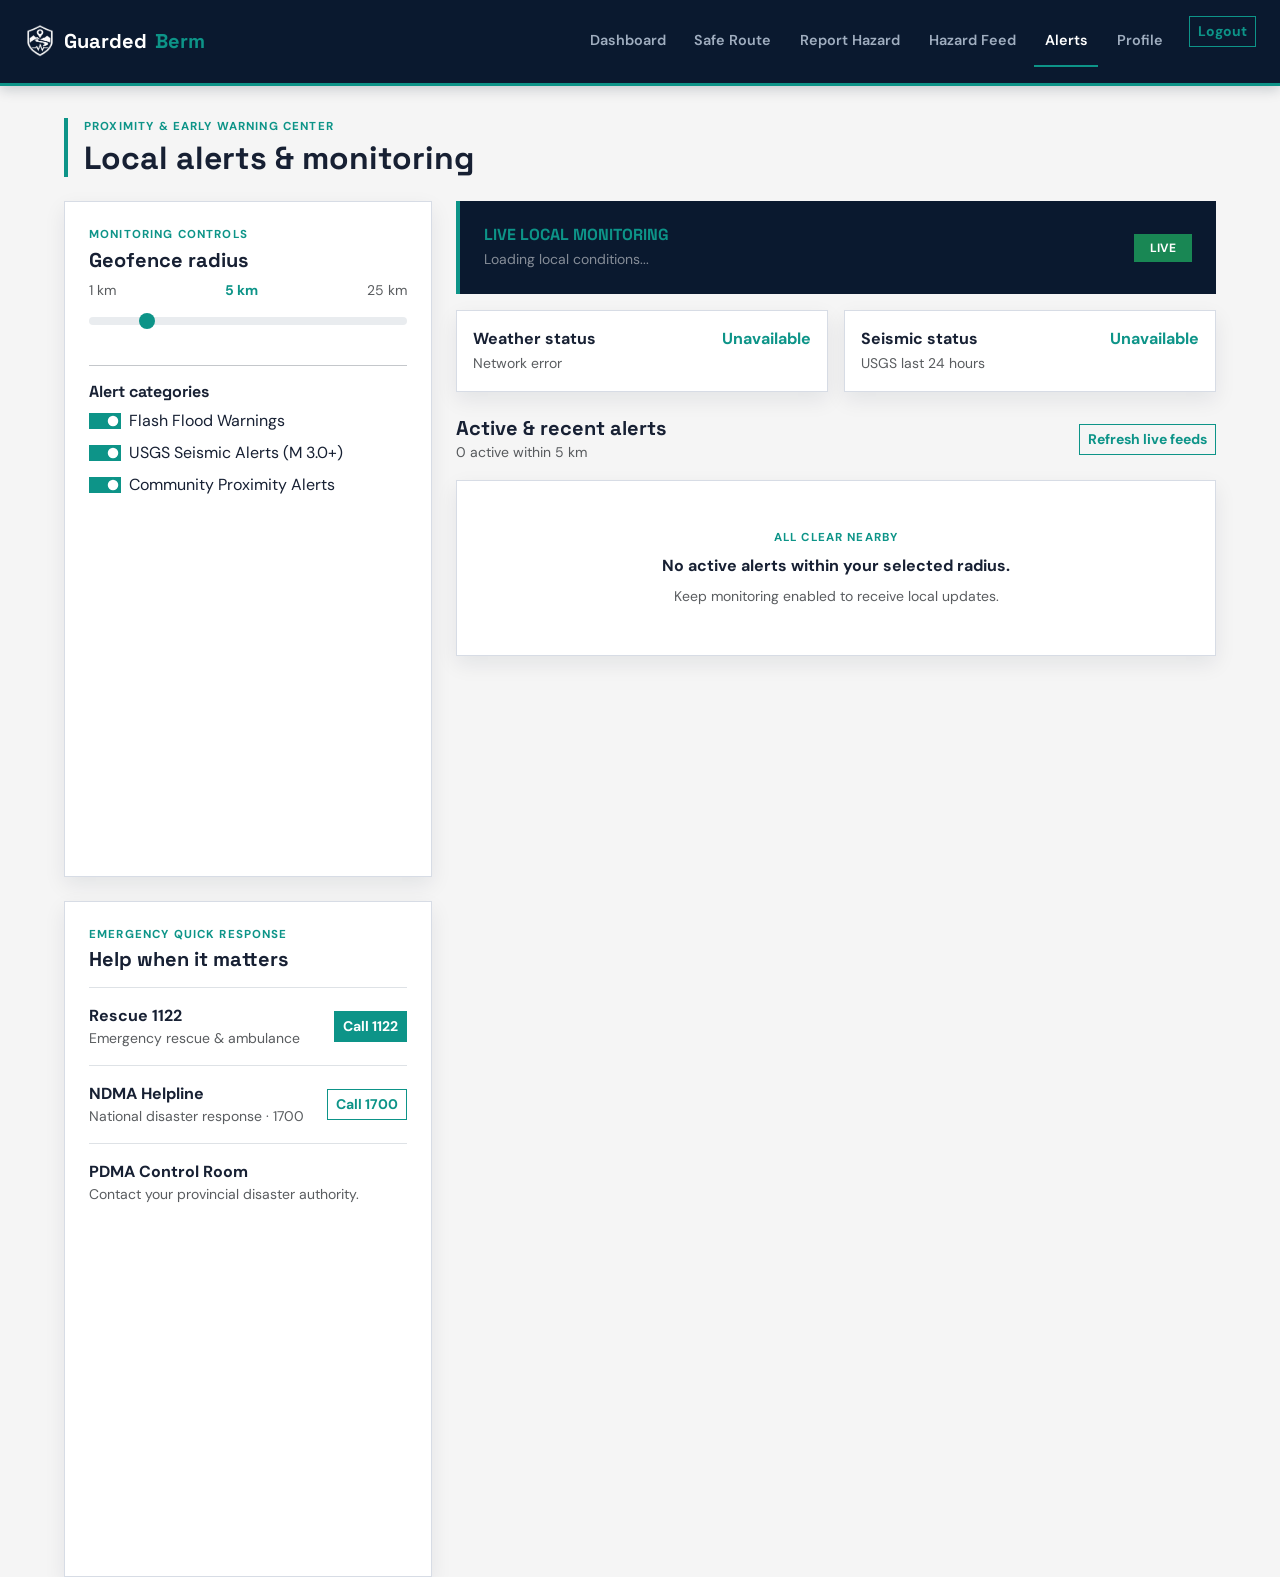
<file: alerts.html>
<!doctype html>
<html lang="en">
<head>
  <meta charset="utf-8">
  <meta name="viewport" content="width=device-width, initial-scale=1">
  <title>Alerts | GuardedBerm</title>
  <link rel="icon" href="logo.png" type="image/png">
  <link href="https://cdn.jsdelivr.net/npm/bootstrap@5.3.3/dist/css/bootstrap.min.css" rel="stylesheet">
  <link rel="stylesheet" href="style.css">
</head>
<body>
  <nav class="navbar navbar-expand-lg navbar-dark navbar-custom px-3 px-lg-4 py-3">
    <a class="navbar-brand fw-bold d-flex align-items-center gap-2" href="dashboard.html"><img src="logo.png" width="32" height="32" alt="">Guarded<span>Berm</span></a>
    <button class="navbar-toggler" type="button" data-bs-toggle="collapse" data-bs-target="#mainNav"><span class="navbar-toggler-icon"></span></button>
    <div class="collapse navbar-collapse" id="mainNav">
      <ul class="navbar-nav ms-auto gap-lg-2">
        <li><a class="nav-link" href="dashboard.html">Dashboard</a></li>
        <li><a class="nav-link" href="saferoute.html">Safe Route</a></li>
        <li><a class="nav-link" href="report.html">Report Hazard</a></li>
        <li><a class="nav-link" href="feed.html">Hazard Feed</a></li>
        <li><a class="nav-link active" href="alerts.html">Alerts</a></li>
        <li><a class="nav-link" href="profile.html">Profile</a></li>
        <li class="ms-lg-2"><button class="btn btn-sm btn-outline-navy logout-btn" type="button">Logout</button></li>
      </ul>
    </div>
  </nav>

  <main class="page-shell px-3 px-lg-4">
    <div class="page-header mb-4">
      <p class="card-kicker mb-1">Proximity &amp; early warning center</p>
      <h1 class="h2 fw-bold mb-0">Local alerts &amp; monitoring</h1>
    </div>
    <div class="row g-4">
      <aside class="col-12 col-lg-4">
        <div class="card-sharp p-4 mb-4">
          <div class="card-kicker">Monitoring controls</div>
          <h2 class="h5 fw-bold mt-1">Geofence radius</h2>
          <div class="d-flex justify-content-between small text-muted"><span>1 km</span><strong id="radius-value" class="text-accent">5 km</strong><span>25 km</span></div>
          <input id="radius-slider" class="form-range mt-2 mb-3" type="range" min="1" max="25" value="5" aria-label="Monitoring radius">
          <hr>
          <h3 class="h6 fw-bold">Alert categories</h3>
          <div class="form-check form-switch mb-2"><input id="toggle-floods" class="form-check-input alert-toggle" type="checkbox" checked><label class="form-check-label" for="toggle-floods">Flash Flood Warnings</label></div>
          <div class="form-check form-switch mb-2"><input id="toggle-seismic" class="form-check-input alert-toggle" type="checkbox" checked><label class="form-check-label" for="toggle-seismic">USGS Seismic Alerts (M 3.0+)</label></div>
          <div class="form-check form-switch"><input id="toggle-community" class="form-check-input alert-toggle" type="checkbox" checked><label class="form-check-label" for="toggle-community">Community Proximity Alerts</label></div>
        </div>
        <div class="card-sharp p-4">
          <div class="card-kicker">Emergency quick response</div>
          <h2 class="h5 fw-bold mt-1 mb-3">Help when it matters</h2>
          <div class="border-top py-3 d-flex justify-content-between align-items-center"><div><strong>Rescue 1122</strong><div class="small text-muted">Emergency rescue &amp; ambulance</div></div><a class="btn btn-accent btn-sm" href="tel:1122">Call 1122</a></div>
          <div class="border-top py-3 d-flex justify-content-between align-items-center"><div><strong>NDMA Helpline</strong><div class="small text-muted">National disaster response · 1700</div></div><a class="btn btn-outline-navy btn-sm" href="tel:1700">Call 1700</a></div>
          <div class="border-top pt-3"><strong>PDMA Control Room</strong><div class="small text-muted">Contact your provincial disaster authority.</div></div>
        </div>
      </aside>
      <section class="col-12 col-lg-8">
        <div class="alert-banner p-4 mb-3 d-flex flex-column flex-sm-row justify-content-between gap-3 align-items-sm-center">
          <div><h2 class="h6 text-accent fw-bold mb-1">LIVE LOCAL MONITORING</h2><p id="weather-summary" class="small text-white-50 mb-0">Loading local conditions...</p></div>
          <span class="badge badge-risk-low px-3 py-2">LIVE</span>
        </div>
        <div class="row g-3 mb-4">
          <div class="col-12 col-md-6"><div class="card-sharp p-3 h-100"><div class="d-flex justify-content-between"><strong>Weather status</strong><span id="alert-weather-value" class="text-accent fw-bold">Loading...</span></div><small id="alert-weather-details" class="text-muted">Temperature · rainfall · wind</small></div></div>
          <div class="col-12 col-md-6"><div class="card-sharp p-3 h-100"><div class="d-flex justify-content-between"><strong>Seismic status</strong><span id="alert-seismic-value" class="text-accent fw-bold">Loading...</span></div><small id="alert-seismic-details" class="text-muted">USGS last 24 hours</small></div></div>
        </div>
        <div class="d-flex justify-content-between align-items-center mb-3">
          <div><h2 class="h5 fw-bold mb-0">Active &amp; recent alerts</h2><small id="alert-count" class="text-muted">Nearby notifications</small></div>
          <button id="refresh-alerts" class="btn btn-outline-navy btn-sm">Refresh live feeds</button>
        </div>
        <div id="alerts-list" class="d-grid gap-3"></div>
      </section>
    </div>
  </main>

  <script src="https://cdn.jsdelivr.net/npm/bootstrap@5.3.3/dist/js/bootstrap.bundle.min.js"></script>
  <script src="app.js"></script>
  <script>
    const alertsList = document.getElementById('alerts-list');
    const settingsKey = 'guardedberm_alert_settings';
    const storedSettings = GuardedBerm.getJson(settingsKey, {});
    const settings = storedSettings && typeof storedSettings === 'object' ? storedSettings : {};
    const radiusSlider = document.getElementById('radius-slider');
    const savedRadius = Number(GuardedBerm.getValue('guardedberm_geofence_radius')) || Number(settings.radius);
    GuardedBerm.setValueForElement('radius-slider', Number.isFinite(savedRadius) ? Math.min(25, Math.max(1, savedRadius)) : 5);
    ['floods', 'seismic', 'community'].forEach(key => {
      GuardedBerm.setChecked(`toggle-${key}`, settings[key] !== false);
    });

    function currentSettings() {
      return {
        radius: Number(radiusSlider.value),
        floods: document.getElementById('toggle-floods').checked,
        seismic: document.getElementById('toggle-seismic').checked,
        community: document.getElementById('toggle-community').checked
      };
    }

    function saveSettings() {
      const current = currentSettings();
      if (!GuardedBerm.setJson(settingsKey, current) ||
        !GuardedBerm.setValue('guardedberm_geofence_radius', current.radius)) {
        GuardedBerm.showToast('Unable to save alert settings in this browser.', 'danger');
      }
      GuardedBerm.setText('radius-value', `${current.radius} km`);
      renderAlerts();
    }

    function syncCommunityAlerts() {
      const { community, radius } = currentSettings();
      if (!community) return;
      const home = GuardedBerm.getCoords();
      GuardedBerm.getReports().forEach(report => {
        const distance = GuardedBerm.haversineDistance(home.lat, home.lon, report.lat, report.lon);
        if (distance <= radius) GuardedBerm.addAlert({
          id: `community-${report.id}`, category: 'community', lat: report.lat, lon: report.lon,
          severity: (report.severity || 'moderate').toLowerCase(), title: `${report.category} nearby`,
          message: report.locationName ? `${report.locationName}: ${report.description}` : report.description
        });
      });
    }

    function renderAlerts() {
      syncCommunityAlerts();
      const { radius, floods, seismic, community } = currentSettings();
      const home = GuardedBerm.getCoords();
      const activeAlerts = GuardedBerm.getAlerts().filter(alert => {
        if (alert.dismissed) return false;
        if (alert.category === 'flood' && !floods) return false;
        if (alert.category === 'seismic' && !seismic) return false;
        if (alert.category === 'community' && !community) return false;
        if (Number.isFinite(alert.lat) && Number.isFinite(alert.lon) &&
          GuardedBerm.haversineDistance(home.lat, home.lon, alert.lat, alert.lon) > radius) return false;
        return true;
      });
      const historicalAlerts = GuardedBerm.getAlerts().filter(alert => alert.dismissed).slice(0, 3);
      GuardedBerm.setText('alert-count', `${activeAlerts.length} active within ${radius} km`);
      const activeMarkup = activeAlerts.length === 0
        ? '<div class="card-sharp p-5 text-center"><div class="card-kicker mb-2">All clear nearby</div><strong>No active alerts within your selected radius.</strong><p class="small text-muted mb-0 mt-2">Keep monitoring enabled to receive local updates.</p></div>'
        : activeAlerts.map(a => {
          const distance = Number.isFinite(a.lat) && Number.isFinite(a.lon) ? GuardedBerm.haversineDistance(home.lat, home.lon, a.lat, a.lon) : null;
          const severityClass = a.severity === 'critical' ? 'critical' : a.severity === 'high' ? 'high' : 'moderate';
          const locationLink = Number.isFinite(a.lat) && Number.isFinite(a.lon) ? `dashboard.html?lat=${encodeURIComponent(a.lat)}&lon=${encodeURIComponent(a.lon)}` : 'dashboard.html';
          return `
            <article class="card-sharp p-4 alert-card alert-${severityClass}">
              <div class="d-flex justify-content-between gap-2">
                <span class="badge ${severityClass === 'critical' ? 'badge-risk-critical' : severityClass === 'high' ? 'badge-risk-high' : 'badge-risk-moderate'}">${GuardedBerm.escapeHtml(a.title)}</span>
                <button class="btn btn-sm btn-outline-secondary dismiss-btn" data-id="${GuardedBerm.escapeHtml(a.id)}">Dismiss</button>
              </div>
              <h3 class="h6 fw-bold mt-3">${GuardedBerm.escapeHtml(a.message)}</h3>
              <div class="d-flex flex-wrap justify-content-between gap-2 mt-3 small text-muted">
                <span>${distance === null ? 'Regional update' : `${distance.toFixed(1)} km from saved home`}</span>
                <span>${new Date(a.createdAt).toLocaleString()}</span>
              </div>
              <a class="small text-accent fw-bold text-decoration-none d-inline-block mt-2" href="${locationLink}">Inspect on Map →</a>
            </article>`;
        }).join('');
      const historyMarkup = historicalAlerts.length ? `
        <div class="mt-3"><h3 class="h6 fw-bold">Recently dismissed</h3>
          <div class="d-grid gap-2">${historicalAlerts.map(alert => `<div class="border p-3 bg-white d-flex justify-content-between gap-2"><span><strong>${GuardedBerm.escapeHtml(alert.title)}</strong><small class="d-block text-muted">${GuardedBerm.escapeHtml(alert.message)}</small></span><small class="text-muted text-nowrap">${new Date(alert.createdAt).toLocaleDateString()}</small></div>`).join('')}</div>
        </div>` : '';
      GuardedBerm.setHtml('alerts-list', activeMarkup + historyMarkup);
    }

    alertsList.addEventListener('click', (e) => {
      if (e.target.classList.contains('dismiss-btn')) {
        GuardedBerm.dismissAlert(e.target.dataset.id);
        renderAlerts();
      }
    });

    async function loadLiveFeeds() {
      const coords = GuardedBerm.getCoords();
      const settings = currentSettings();
      try {
        const weather = await GuardedBerm.fetchWeather(coords.lat, coords.lon);
        const current = weather.current;
        GuardedBerm.setText('alert-weather-value', `${current.temperature_2m}°C`);
        GuardedBerm.setText('alert-weather-details', `Rain: ${current.precipitation} mm/h · Wind: ${current.wind_speed_10m} km/h`);
        GuardedBerm.setText('weather-summary', `Live conditions at ${coords.lat.toFixed(4)}, ${coords.lon.toFixed(4)}`);
        if (settings.floods && current.precipitation >= 5) {
          GuardedBerm.addAlert({ id: `weather-${new Date().toISOString().slice(0, 13)}`, category: 'flood', lat: coords.lat, lon: coords.lon, severity: 'critical', title: 'CRITICAL FLOOD WARNING', message: `Heavy precipitation: ${current.precipitation} mm/h.` });
        } else if (settings.floods && current.precipitation > 0) {
          GuardedBerm.addAlert({ id: `weather-${new Date().toISOString().slice(0, 13)}`, category: 'flood', lat: coords.lat, lon: coords.lon, severity: 'moderate', title: 'FLOOD WEATHER ADVISORY', message: `Rain detected: ${current.precipitation} mm/h.` });
        }
      } catch (e) {
        GuardedBerm.setText('alert-weather-value', 'Unavailable');
        GuardedBerm.setText('alert-weather-details', 'Network error');
      }

      try {
        const quakes = await GuardedBerm.fetchEarthquakes(coords.lat, coords.lon);
        const nearbyQuakes = quakes.features.filter(q => {
          const [quakeLon, quakeLat] = q.geometry.coordinates;
          return q.properties.mag >= 3 &&
            GuardedBerm.haversineDistance(coords.lat, coords.lon, quakeLat, quakeLon) <= settings.radius;
        });
        GuardedBerm.setText('alert-seismic-value', nearbyQuakes.length ? `${nearbyQuakes.length} recent event${nearbyQuakes.length === 1 ? '' : 's'}` : 'No M 3.0+ events');
        GuardedBerm.setText('alert-seismic-details', nearbyQuakes[0] ? `Latest: M ${nearbyQuakes[0].properties.mag.toFixed(1)} · ${nearbyQuakes[0].properties.place}` : `No M 3.0+ activity within ${settings.radius} km`);
        nearbyQuakes.forEach(q => {
          if (!settings.seismic) return;
          const [qLon, qLat] = q.geometry.coordinates;
          GuardedBerm.addAlert({ id: `quake-${q.id}`, category: 'seismic', lat: qLat, lon: qLon, severity: q.properties.mag >= 5 ? 'critical' : q.properties.mag >= 4 ? 'high' : 'moderate', title: 'SEISMIC ACTIVITY', message: `M ${q.properties.mag.toFixed(1)} earthquake: ${q.properties.place || 'Unknown location'}` });
        });
      } catch (e) { GuardedBerm.setText('alert-seismic-value', 'Unavailable'); }

      renderAlerts();
    }

    document.getElementById('refresh-alerts').addEventListener('click', loadLiveFeeds);
    radiusSlider.addEventListener('input', saveSettings);
    radiusSlider.addEventListener('change', loadLiveFeeds);
    document.querySelectorAll('.alert-toggle').forEach(input => input.addEventListener('change', saveSettings));
    GuardedBerm.setText('radius-value', `${radiusSlider.value} km`);
    loadLiveFeeds();
  </script>
</body>
</html>
</file>
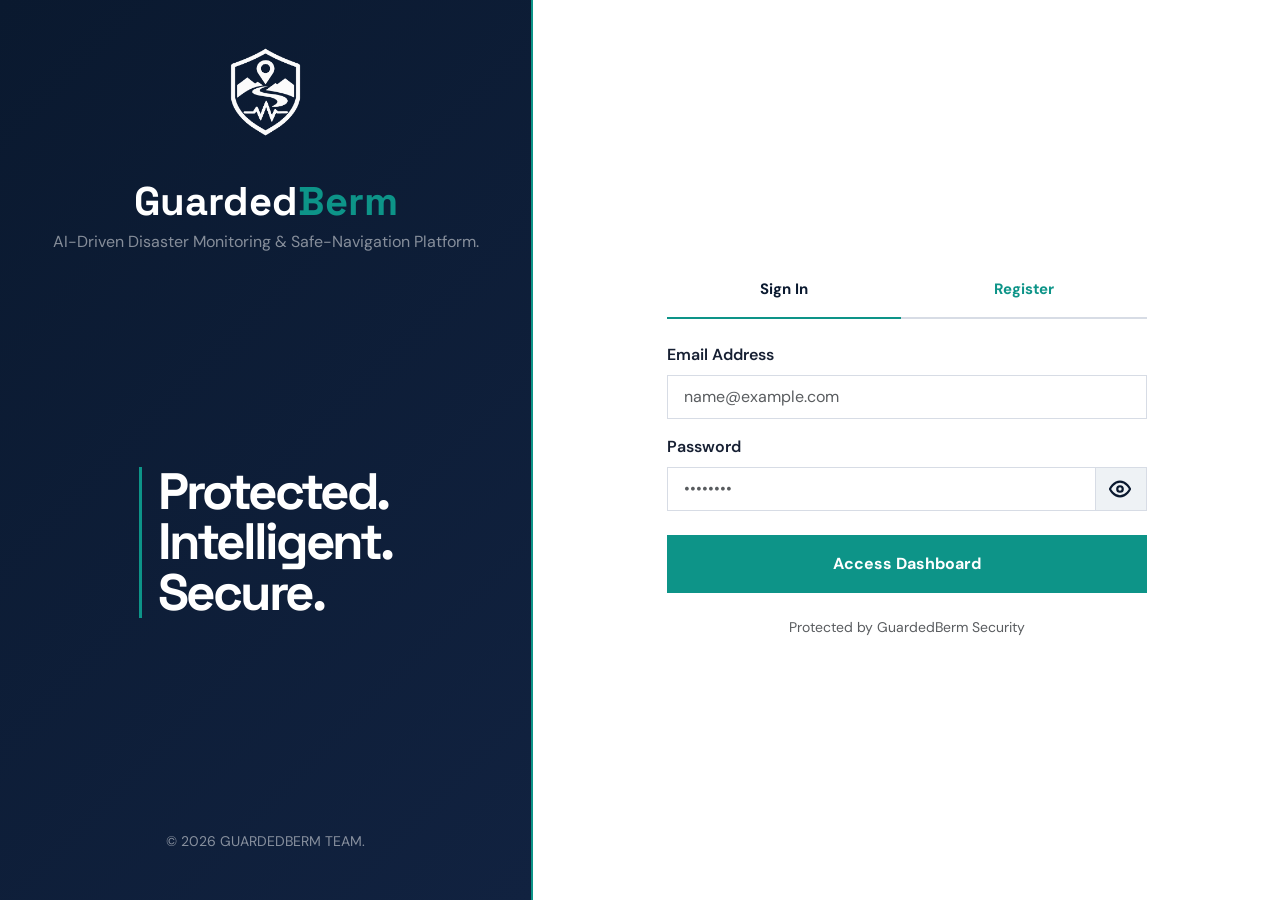
<file: login.html>
<!doctype html>
<html lang="en">
<head>
  <meta charset="UTF-8">
  <meta name="viewport" content="width=device-width, initial-scale=1.0">
  <title>GuardedBerm — Access Portal</title>
  <link rel="icon" href="logo.png" type="image/png">
  <link href="https://fonts.googleapis.com/css2?family=Inter:wght@300;400;500;600;700;800&display=swap" rel="stylesheet">
  <link href="https://cdn.jsdelivr.net/npm/bootstrap@5.3.3/dist/css/bootstrap.min.css" rel="stylesheet">
  <link rel="stylesheet" href="style.css">
</head>
<body class="bg-light m-0 p-0">
  <main class="container-fluid min-vh-100 p-0">
    <div class="row g-0 min-vh-100">
      <section class="col-12 col-lg-5 brand-panel d-flex flex-column justify-content-between p-4 p-md-5">
        <div class="text-center">
          <img src="logo.png" alt="GuardedBerm logo" style="width: 90px; height: 90px; object-fit: contain;">
          <h1 class="fw-bold text-white mt-3 mb-1">Guarded<span>Berm</span></h1>
          <p class="text-white-50 mb-0">AI-Driven Disaster Monitoring &amp; Safe-Navigation Platform.</p>
        </div>
        <div class="my-3 text-center text-lg-start">
          <blockquote class="m-0">Protected.<br>Intelligent.<br>Secure.</blockquote>
        </div>
        <div class="text-white-50 text-uppercase text-center text-lg-start small">© 2026 GuardedBerm Team.</div>
      </section>

      <section class="col-12 col-lg-7 form-panel d-flex align-items-center justify-content-center p-4 p-md-5 bg-white">
        <div class="auth-card w-100" style="max-width: 480px;">
          <div class="tab-switcher d-flex border-bottom border-2 mb-4">
            <button class="tab-btn active flex-fill py-3 border-0 bg-transparent fw-bold" type="button" onclick="switchTab('login')">Sign In</button>
            <button class="tab-btn flex-fill py-3 border-0 bg-transparent fw-bold" type="button" onclick="switchTab('signup')">Register</button>
          </div>

          <div id="login-section" class="form-section active">
            <form id="login-form">
              <div class="mb-3">
                <label class="form-label fw-semibold" for="login-email">Email Address</label>
                <input type="email" id="login-email" class="form-control py-2 px-3" required placeholder="name@example.com">
              </div>
              <div class="mb-4">
                <label class="form-label fw-semibold" for="login-pass">Password</label>
                <div class="input-group">
                  <input type="password" id="login-pass" class="form-control py-2 px-3 border-end-0" required placeholder="••••••••">
                  <button class="password-toggle" type="button" onclick="togglePassword('login-pass', this)" aria-label="Show password">
                    <svg class="icon-eye" viewBox="0 0 24 24" fill="none" stroke="currentColor" stroke-linecap="round" stroke-linejoin="round"><path d="M1 12s4-8 11-8 11 8 11 8-4 8-11 8-11-8-11-8z"/><circle cx="12" cy="12" r="3"/></svg>
                    <svg class="icon-eye-off" viewBox="0 0 24 24" fill="none" stroke="currentColor" stroke-linecap="round" stroke-linejoin="round"><path d="M17.94 17.94A10.07 10.07 0 0 1 12 20c-7 0-11-8-11-8a18.45 18.45 0 0 1 5.06-5.94"/><path d="M9.9 4.24A9.12 9.12 0 0 1 12 4c7 0 11 8 11 8a18.5 18.5 0 0 1-2.16 3.19"/><path d="M1 1l22 22"/><path d="M14.12 14.12a3 3 0 1 1-4.24-4.24"/></svg>
                  </button>
                </div>
              </div>
              <button type="submit" class="btn btn-accent w-100 py-3">Access Dashboard</button>
              <p id="login-msg" class="small text-danger mt-2 mb-0" role="alert"></p>
            </form>
          </div>

          <div id="signup-section" class="form-section">
            <form id="signup-form" action="dashboard.html">
              <div class="mb-3">
                <label class="form-label fw-semibold" for="signup-name">Full Name</label>
                <input type="text" id="signup-name" class="form-control py-2 px-3" required placeholder="John Doe">
              </div>
              <div class="mb-3">
                <label class="form-label fw-semibold" for="signup-email">Email Address</label>
                <input type="email" id="signup-email" class="form-control py-2 px-3" required placeholder="name@example.com">
              </div>
              <div class="mb-3">
                <label class="form-label fw-semibold" for="signup-pass">Create Password</label>
                <div class="input-group">
                  <input type="password" id="signup-pass" class="form-control py-2 px-3 border-end-0" minlength="8" required placeholder="••••••••">
                  <button class="password-toggle" type="button" onclick="togglePassword('signup-pass', this)" aria-label="Show password">
                    <svg class="icon-eye" viewBox="0 0 24 24" fill="none" stroke="currentColor" stroke-linecap="round" stroke-linejoin="round"><path d="M1 12s4-8 11-8 11 8 11 8-4 8-11 8-11-8-11-8z"/><circle cx="12" cy="12" r="3"/></svg>
                    <svg class="icon-eye-off" viewBox="0 0 24 24" fill="none" stroke="currentColor" stroke-linecap="round" stroke-linejoin="round"><path d="M17.94 17.94A10.07 10.07 0 0 1 12 20c-7 0-11-8-11-8a18.45 18.45 0 0 1 5.06-5.94"/><path d="M9.9 4.24A9.12 9.12 0 0 1 12 4c7 0 11 8 11 8a18.5 18.5 0 0 1-2.16 3.19"/><path d="M1 1l22 22"/><path d="M14.12 14.12a3 3 0 1 1-4.24-4.24"/></svg>
                  </button>
                </div>
              </div>
              <div class="mb-4">
                <label class="form-label fw-semibold" for="signup-confirm">Confirm Password</label>
                <div class="input-group">
                  <input type="password" id="signup-confirm" class="form-control py-2 px-3 border-end-0" required placeholder="••••••••">
                  <button class="password-toggle" type="button" onclick="togglePassword('signup-confirm', this)" aria-label="Show password">
                    <svg class="icon-eye" viewBox="0 0 24 24" fill="none" stroke="currentColor" stroke-linecap="round" stroke-linejoin="round"><path d="M1 12s4-8 11-8 11 8 11 8-4 8-11 8-11-8-11-8z"/><circle cx="12" cy="12" r="3"/></svg>
                    <svg class="icon-eye-off" viewBox="0 0 24 24" fill="none" stroke="currentColor" stroke-linecap="round" stroke-linejoin="round"><path d="M17.94 17.94A10.07 10.07 0 0 1 12 20c-7 0-11-8-11-8a18.45 18.45 0 0 1 5.06-5.94"/><path d="M9.9 4.24A9.12 9.12 0 0 1 12 4c7 0 11 8 11 8a18.5 18.5 0 0 1-2.16 3.19"/><path d="M1 1l22 22"/><path d="M14.12 14.12a3 3 0 1 1-4.24-4.24"/></svg>
                  </button>
                </div>
                <div id="signup-msg" class="small text-danger mt-1"></div>
              </div>
              <button type="submit" class="btn btn-accent w-100 py-3">Create Account</button>
            </form>
          </div>

          <div class="text-center mt-4 text-muted small">Protected by GuardedBerm Security</div>
        </div>
      </section>
    </div>
  </main>

  <script src="https://cdn.jsdelivr.net/npm/bootstrap@5.3.3/dist/js/bootstrap.bundle.min.js"></script>
  <script src="app.js"></script>
  <script>
    function switchTab(tab) {
      GuardedBerm.toggleClass('login-section', 'active', tab === 'login');
      GuardedBerm.toggleClass('signup-section', 'active', tab === 'signup');
      document.querySelectorAll('.tab-btn')[0].classList.toggle('active', tab === 'login');
      document.querySelectorAll('.tab-btn')[1].classList.toggle('active', tab === 'signup');
    }
    function togglePassword(inputId, btn) {
      const input = document.getElementById(inputId);
      if (!input || !btn) return;
      const show = input.type === 'password';
      input.type = show ? 'text' : 'password';
      btn.classList.toggle('is-visible', show);
      btn.setAttribute('aria-label', show ? 'Hide password' : 'Show password');
    }
    async function startSession(name, email, password, messageElement) {
      const setMessage = message => { if (messageElement) messageElement.textContent = message; };
      try {
        const users = GuardedBerm.getJson('guardedberm_users', []);
        const userList = Array.isArray(users) ? users : [];
        let user = userList.find(item => item.email === email);
        if (user) {
          const enteredHash = await GuardedBerm.hashPassword(password, user.passwordSalt);
          if (enteredHash !== user.passwordHash) {
            setMessage('The password does not match this saved account.');
            return;
          }
        } else {
          const passwordSalt = GuardedBerm.createPasswordSalt();
          user = { name, email, passwordSalt, passwordHash: await GuardedBerm.hashPassword(password, passwordSalt) };
          userList.push(user);
          if (!GuardedBerm.setJson('guardedberm_users', userList)) {
            setMessage('Unable to save account details in this browser.');
            return;
          }
        }
        const profile = { name: user.name || name, email };
        if (!GuardedBerm.setValue('guardedberm_session_active', 'true') ||
          !GuardedBerm.setJson('guardedberm_profile', profile)) {
          setMessage('Unable to start a session in this browser.');
          return;
        }
        window.location.href = 'dashboard.html';
      } catch (error) {
        console.error('Unable to start account session.', error);
        setMessage(error.message || 'Unable to start a session.');
      }
    }
    document.getElementById('login-form').addEventListener('submit', function(e) {
      e.preventDefault();
      const email = document.getElementById('login-email').value.trim();
      const profile = GuardedBerm.getJson('guardedberm_profile', {}) || {};
      startSession(profile.name || email.split('@')[0], email, document.getElementById('login-pass').value, document.getElementById('login-msg'));
    });
    document.getElementById('signup-form').addEventListener('submit', function(e) {
      e.preventDefault();
      const pass = document.getElementById('signup-pass').value;
      const confirm = document.getElementById('signup-confirm').value;
      const msg = document.getElementById('signup-msg');
      if (pass !== confirm) { e.preventDefault(); msg.textContent = 'Passwords do not match.'; }
      else {
        msg.textContent = '';
        startSession(
          document.getElementById('signup-name').value.trim(),
          document.getElementById('signup-email').value.trim(),
          pass,
          msg
        );
      }
    });
  </script>
</body>
</html>
</file>
<file: style.css>
@import url('https://fonts.googleapis.com/css2?family=DM+Sans:wght@400;500;600;700&family=Space+Grotesk:wght@500;600;700&display=swap');

:root {
  --navy: #0A192F;
  --teal: #0D9488;
  --teal-hover: #0F766E;
  --teal-tint: rgba(13, 148, 136, 0.15);
  --canvas: #F5F5F5;
  --white: #FFFFFF;
  --ink: #172033;
  --line: #D7DCE5;
}

*, *::before, *::after {
  box-sizing: border-box;
  border-radius: 0 !important;
}

body {
  min-height: 100vh;
  background: var(--canvas);
  color: var(--ink);
  font-family: 'DM Sans', sans-serif;
  margin: 0;
  display: flex;
  flex-direction: column;
}

h1, h2, h3, h4, h5, h6, .navbar-brand {
  font-family: 'Space Grotesk', sans-serif;
}

/* Navigation */
.navbar-custom {
  background: var(--navy);
  border-bottom: 3px solid var(--teal);
  box-shadow: 0 4px 12px rgba(10, 25, 47, 0.18);
  flex-wrap: wrap;
}

.navbar-brand span, .text-accent {
  color: var(--teal) !important;
}

.navbar-toggler {
  border: 1px solid var(--teal) !important;
  padding: .5rem .65rem;
  flex-shrink: 0;
  margin-left: auto;
}

.nav-link {
  color: #a0aec0 !important;
  font-size: .9rem;
  font-weight: 600;
  padding: .85rem .65rem !important;
  transition: color 0.2s;
}

.nav-link:hover, .nav-link.active {
  color: var(--white) !important;
}

.nav-link.active {
  border-bottom: 2px solid var(--teal);
}

/* ============ UNIFIED PAGE WIDTH — FIXES THE ZOOM JUMP ============ */
.page-shell {
  width: 100%;
  max-width: 1200px;
  margin: 0 auto;
  padding: 2rem 1rem 3rem;
  flex: 1;
}

/* Cards & Layout */
.card-sharp {
  background: var(--white);
  border: 1px solid var(--line);
  box-shadow: 0 8px 20px rgba(10, 25, 47, .08);
  height: 100%;
}

.card-kicker {
  color: var(--teal);
  font-size: .72rem;
  font-weight: 700;
  letter-spacing: .1em;
  text-transform: uppercase;
}

.page-header {
  border-left: 4px solid var(--teal);
  padding-left: 1rem;
}

.metric-value {
  color: var(--navy);
  font-family: 'Space Grotesk', sans-serif;
  font-size: 1.65rem;
  font-weight: 700;
}

/* Badges */
.badge { font-weight: 700; letter-spacing: .03em; }
.badge-risk-critical { background: #C62828; color: var(--white); }
.badge-risk-high { background: var(--teal); color: var(--white); }
.badge-risk-moderate { background: #D99A00; color: var(--white); }
.badge-risk-low { background: #198754; color: var(--white); }
.badge-verified { background: #198754; color: var(--white); }
.badge-unverified { background: #E5B300; color: var(--ink); }

/* Buttons */
.btn-accent {
  background: var(--teal) !important;
  border: 1px solid var(--teal) !important;
  color: var(--white) !important;
  font-weight: 700;
  transition: all 0.2s;
}
.btn-accent:hover {
  background: var(--teal-hover) !important;
  border-color: var(--teal-hover) !important;
}

.btn-outline-navy {
  border: 1px solid var(--teal);
  color: var(--teal);
  font-weight: 700;
  transition: all 0.2s;
}
.btn-outline-navy:hover {
  background: var(--teal);
  color: var(--white);
}

/* Forms */
.form-control, .form-select {
  border: 1px solid var(--line) !important;
  min-height: 44px;
}
.form-control:focus, .form-select:focus {
  border-color: var(--teal) !important;
  box-shadow: 0 0 0 2px var(--teal-tint) !important;
}

input[type="checkbox"], input[type="radio"], input[type="range"], .form-check-input {
  accent-color: var(--teal);
}
.form-check-input:checked {
  background-color: var(--teal) !important;
  border-color: var(--teal) !important;
}
.form-check-input:focus {
  border-color: var(--teal);
  box-shadow: 0 0 0 2px var(--teal-tint);
}
.form-range::-webkit-slider-thumb { background-color: var(--teal); }
.form-range::-moz-range-thumb { background-color: var(--teal); }

/* ============ MAP — FIXED HEIGHT ON ALL PAGES ============ */
.map-frame {
  position: relative;
  width: 100%;
  height: 480px;
  border: 4px solid var(--navy);
  box-shadow: 0 8px 20px rgba(10, 25, 47, 0.15);
  background: #DCE3EA;
  overflow: hidden;
}
@media (min-width: 992px) {
  .map-frame { height: 560px; }
}
#map {
  position: absolute;
  inset: 0;
  width: 100%;
  height: 100%;
  z-index: 1;
}
.map-frame .leaflet-container {
  width: 100% !important;
  height: 100% !important;
}

/* ============ PASSWORD EYE BUTTON — BOLD & VISIBLE ============ */
.password-toggle {
  width: 52px;
  min-width: 52px;
  display: inline-flex;
  align-items: center;
  justify-content: center;
  background: #EEF2F5;
  border: 1px solid var(--line);
  border-left: 0;
  color: var(--navy);
  cursor: pointer;
  transition: background 0.15s, color 0.15s;
}
.password-toggle:hover,
.password-toggle:focus-visible {
  background: var(--teal);
  color: #fff;
  outline: none;
}
.password-toggle svg {
  width: 22px;
  height: 22px;
  display: block;
  stroke-width: 2.4;
}
.password-toggle .icon-eye-off { display: none; }
.password-toggle.is-visible .icon-eye { display: none; }
.password-toggle.is-visible .icon-eye-off { display: block; }

/* Auth / Index Page */
.login-page { min-height: 100vh; background: var(--navy); }
.brand-panel {
  min-height: 100vh;
  background: linear-gradient(135deg, var(--navy), #112240);
  border-right: 2px solid var(--teal);
  color: var(--white);
  display: flex;
  align-items: center;
  justify-content: center;
  padding: 3rem;
}
.brand-panel img { width: 92px; height: 92px; object-fit: contain; margin-bottom: 1.5rem; }
.brand-panel h1 span { color: var(--teal); }
.brand-panel blockquote {
  border-left: 3px solid var(--teal);
  color: var(--white);
  font-family: 'Space Grotesk', sans-serif;
  font-size: clamp(2rem, 4vw, 3.8rem);
  font-weight: 700;
  letter-spacing: -.06em;
  line-height: .98;
  margin: 3rem 0 0;
  padding-left: 1rem;
}
.form-panel {
  min-height: 100vh;
  background: var(--canvas);
  display: flex;
  align-items: center;
  padding: 2rem;
}
.auth-card { max-width: 520px; width: 100%; margin: auto; }

.tab-switcher { border-color: var(--line) !important; }
.tab-btn { color: var(--teal); font-size: .9375rem; position: relative; }
.tab-btn.active { color: var(--navy) !important; }
.tab-btn.active::after {
  background: var(--teal);
  bottom: -2px;
  content: '';
  height: 2px;
  left: 0;
  position: absolute;
  width: 100%;
}
.form-section { display: none; }
.form-section.active { display: block; }

/* Alerts & Feed */
.alert-banner {
  background: var(--navy);
  border-left: 4px solid var(--teal);
  color: var(--white);
}
.empty-state { min-height: 120px; display: grid; place-items: center; }

.profile-avatar {
  width: 76px;
  height: 76px;
  display: grid;
  place-items: center;
  flex: 0 0 76px;
  background: var(--navy);
  color: var(--white);
  font: 700 1.5rem 'Space Grotesk', sans-serif;
  border-bottom: 4px solid var(--teal);
}
.profile-stats {
  display: flex;
  flex-wrap: wrap;
  gap: 1.25rem;
}
.profile-stats div { display: grid; gap: .1rem; }
.profile-stats strong { color: var(--navy); font: 700 1.25rem 'Space Grotesk', sans-serif; }
.profile-stats small { color: #64748b; font-size: .75rem; }
.profile-map {
  height: 230px;
  border: 3px solid var(--navy);
  background: #DCE3EA;
}
.profile-map #home-map { height: 100%; width: 100%; }
.alert-card { border-left: 5px solid #F59E0B; }
.alert-critical { border-left-color: #DC2626; }
.alert-high { border-left-color: var(--teal); }
.alert-moderate { border-left-color: #F59E0B; }

@media (max-width: 991.98px) {
  .brand-panel, .form-panel { min-height: auto; }
  .brand-panel blockquote { margin-top: 1.5rem; }
  .navbar-custom .navbar-brand { max-width: calc(100% - 3.5rem); }
  .navbar-collapse { flex-basis: 100%; }
  .navbar-nav { align-items: stretch; }
  .navbar-nav .logout-btn { min-width: 100%; margin-top: .5rem; }
}
</file>
